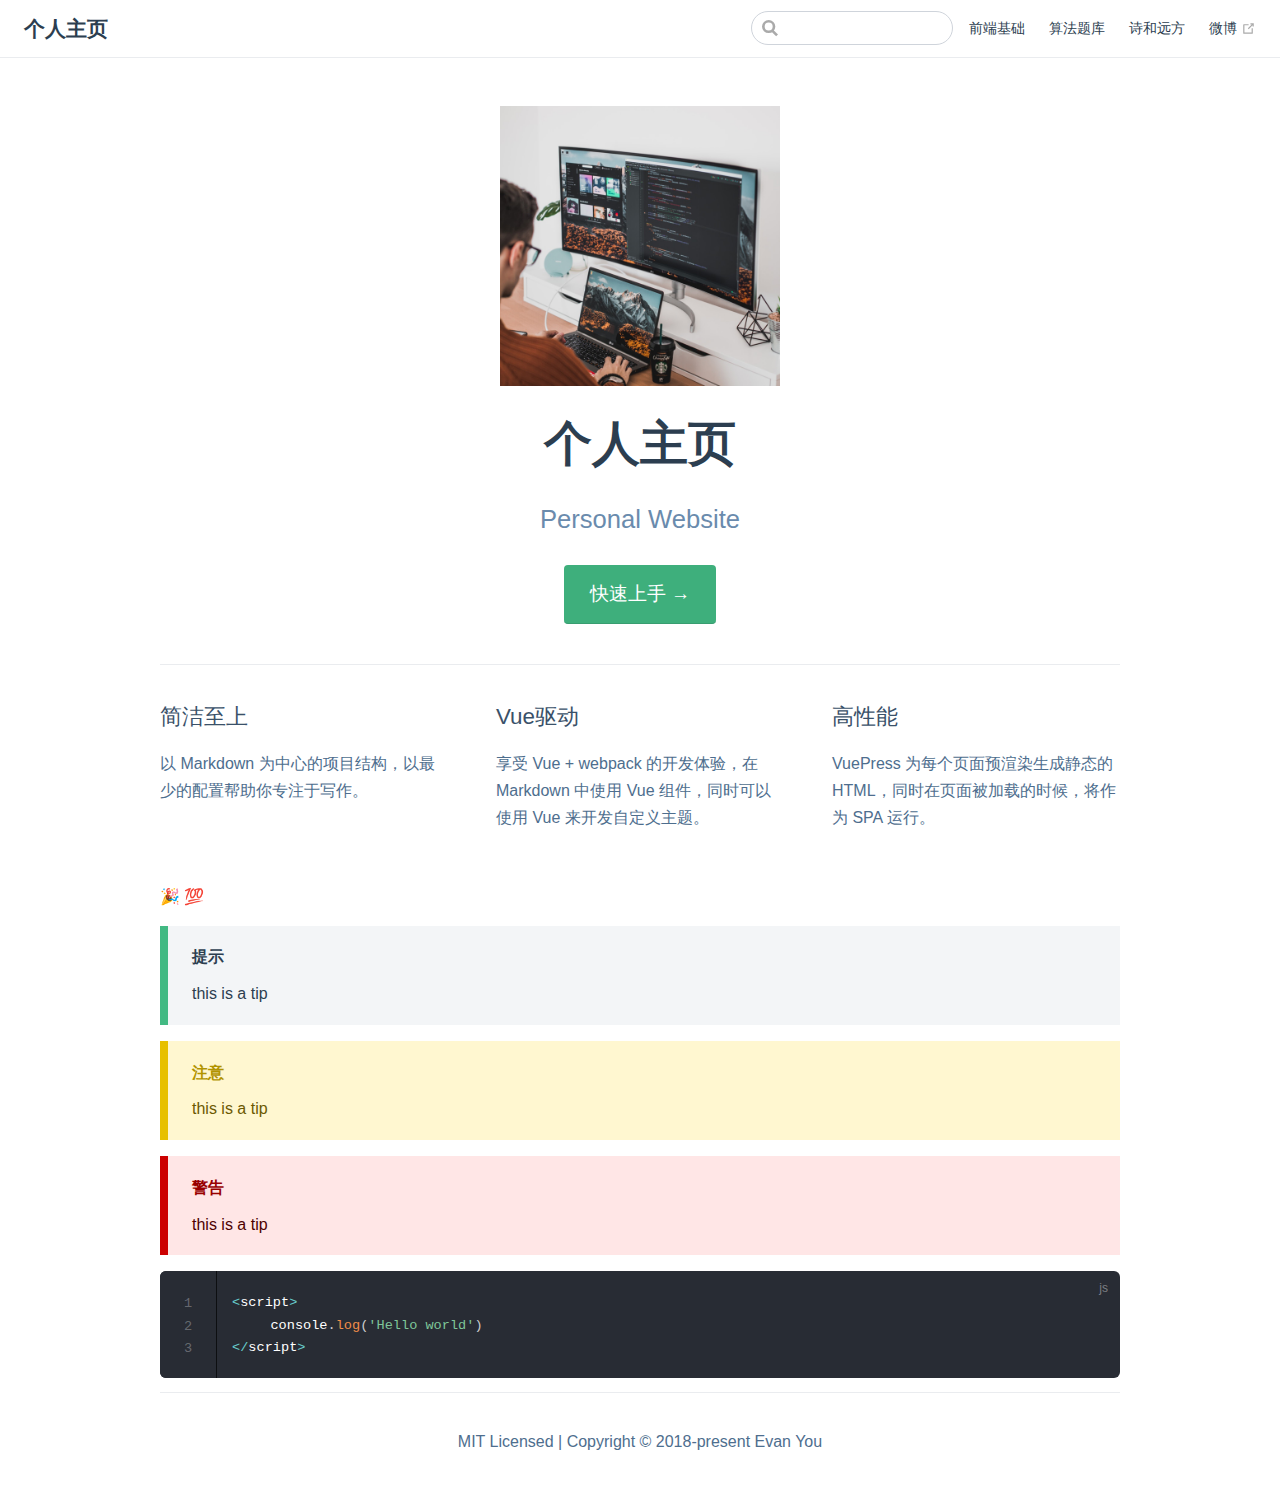
<file: index.html>
<!DOCTYPE html>
<html lang="en-US">
  <head>
    <meta charset="utf-8">
    <meta name="viewport" content="width=device-width,initial-scale=1">
    <title>个人主页</title>
    <meta name="generator" content="VuePress 1.7.1">
    <link rel="icon" href="/images/photo.jpg">
    <link rel="manifest" href="/images/photo.jpg">
    <link rel="apple-touch-icon" href="/images/photo.jpg">
    <meta name="description" content="Personal Website">
    <meta http-quiv="pragma" cotent="no-cache">
    <meta http-quiv="pragma" cotent="no-cache,must-revalidate">
    <meta http-quiv="expires" cotent="0">
    
    <link rel="preload" href="/assets/css/0.styles.df7533cc.css" as="style"><link rel="preload" href="/assets/js/app.d9f5aba6.js" as="script"><link rel="preload" href="/assets/js/2.312326ef.js" as="script"><link rel="preload" href="/assets/js/7.82719d96.js" as="script"><link rel="prefetch" href="/assets/js/10.fee25ebc.js"><link rel="prefetch" href="/assets/js/11.0f4346d7.js"><link rel="prefetch" href="/assets/js/3.2327a631.js"><link rel="prefetch" href="/assets/js/4.023c3c23.js"><link rel="prefetch" href="/assets/js/5.6a98a1e1.js"><link rel="prefetch" href="/assets/js/6.39de15e1.js"><link rel="prefetch" href="/assets/js/8.78015364.js"><link rel="prefetch" href="/assets/js/9.d3c9ffdd.js">
    <link rel="stylesheet" href="/assets/css/0.styles.df7533cc.css">
  </head>
  <body>
    <div id="app" data-server-rendered="true"><div class="theme-container no-sidebar"><header class="navbar"><div class="sidebar-button"><svg xmlns="http://www.w3.org/2000/svg" aria-hidden="true" role="img" viewBox="0 0 448 512" class="icon"><path fill="currentColor" d="M436 124H12c-6.627 0-12-5.373-12-12V80c0-6.627 5.373-12 12-12h424c6.627 0 12 5.373 12 12v32c0 6.627-5.373 12-12 12zm0 160H12c-6.627 0-12-5.373-12-12v-32c0-6.627 5.373-12 12-12h424c6.627 0 12 5.373 12 12v32c0 6.627-5.373 12-12 12zm0 160H12c-6.627 0-12-5.373-12-12v-32c0-6.627 5.373-12 12-12h424c6.627 0 12 5.373 12 12v32c0 6.627-5.373 12-12 12z"></path></svg></div> <a href="/" aria-current="page" class="home-link router-link-exact-active router-link-active"><!----> <span class="site-name">个人主页</span></a> <div class="links"><div class="search-box"><input aria-label="Search" autocomplete="off" spellcheck="false" value=""> <!----></div> <nav class="nav-links can-hide"><div class="nav-item"><a href="/accumulate/" class="nav-link">
  前端基础
</a></div><div class="nav-item"><a href="/algorithm/" class="nav-link">
  算法题库
</a></div><div class="nav-item"><a href="/others/" class="nav-link">
  诗和远方
</a></div><div class="nav-item"><a href="https://baidu.com" target="_blank" rel="noopener noreferrer" class="nav-link external">
  微博
  <span><svg xmlns="http://www.w3.org/2000/svg" aria-hidden="true" focusable="false" x="0px" y="0px" viewBox="0 0 100 100" width="15" height="15" class="icon outbound"><path fill="currentColor" d="M18.8,85.1h56l0,0c2.2,0,4-1.8,4-4v-32h-8v28h-48v-48h28v-8h-32l0,0c-2.2,0-4,1.8-4,4v56C14.8,83.3,16.6,85.1,18.8,85.1z"></path> <polygon fill="currentColor" points="45.7,48.7 51.3,54.3 77.2,28.5 77.2,37.2 85.2,37.2 85.2,14.9 62.8,14.9 62.8,22.9 71.5,22.9"></polygon></svg> <span class="sr-only">(opens new window)</span></span></a></div> <!----></nav></div></header> <div class="sidebar-mask"></div> <aside class="sidebar"><nav class="nav-links"><div class="nav-item"><a href="/accumulate/" class="nav-link">
  前端基础
</a></div><div class="nav-item"><a href="/algorithm/" class="nav-link">
  算法题库
</a></div><div class="nav-item"><a href="/others/" class="nav-link">
  诗和远方
</a></div><div class="nav-item"><a href="https://baidu.com" target="_blank" rel="noopener noreferrer" class="nav-link external">
  微博
  <span><svg xmlns="http://www.w3.org/2000/svg" aria-hidden="true" focusable="false" x="0px" y="0px" viewBox="0 0 100 100" width="15" height="15" class="icon outbound"><path fill="currentColor" d="M18.8,85.1h56l0,0c2.2,0,4-1.8,4-4v-32h-8v28h-48v-48h28v-8h-32l0,0c-2.2,0-4,1.8-4,4v56C14.8,83.3,16.6,85.1,18.8,85.1z"></path> <polygon fill="currentColor" points="45.7,48.7 51.3,54.3 77.2,28.5 77.2,37.2 85.2,37.2 85.2,14.9 62.8,14.9 62.8,22.9 71.5,22.9"></polygon></svg> <span class="sr-only">(opens new window)</span></span></a></div> <!----></nav>  <ul class="sidebar-links"><li><section class="sidebar-group depth-0"><p class="sidebar-heading open"><span>Home</span> <!----></p> <!----></section></li></ul> </aside> <main aria-labelledby="main-title" class="home"><header class="hero"><img src="/images/photo.jpg" alt="hero"> <h1 id="main-title">
      个人主页
    </h1> <p class="description">
      Personal Website
    </p> <p class="action"><a href="/guide.html" class="nav-link action-button">
  快速上手 →
</a></p></header> <div class="features"><div class="feature"><h2>简洁至上</h2> <p>以 Markdown 为中心的项目结构，以最少的配置帮助你专注于写作。</p></div><div class="feature"><h2>Vue驱动</h2> <p>享受 Vue + webpack 的开发体验，在 Markdown 中使用 Vue 组件，同时可以使用 Vue 来开发自定义主题。</p></div><div class="feature"><h2>高性能</h2> <p>VuePress 为每个页面预渲染生成静态的 HTML，同时在页面被加载的时候，将作为 SPA 运行。</p></div></div> <div class="theme-default-content custom content__default"><p>🎉 💯</p> <div class="custom-block tip"><p class="custom-block-title">提示</p> <p>this is a tip</p></div> <div class="custom-block warning"><p class="custom-block-title">注意</p> <p>this is a tip</p></div> <div class="custom-block danger"><p class="custom-block-title">警告</p> <p>this is a tip</p></div> <div class="language-js line-numbers-mode"><pre class="language-js"><code><span class="token operator">&lt;</span>script<span class="token operator">&gt;</span>
	console<span class="token punctuation">.</span><span class="token function">log</span><span class="token punctuation">(</span><span class="token string">'Hello world'</span><span class="token punctuation">)</span>
<span class="token operator">&lt;</span><span class="token operator">/</span>script<span class="token operator">&gt;</span>
</code></pre> <div class="line-numbers-wrapper"><span class="line-number">1</span><br><span class="line-number">2</span><br><span class="line-number">3</span><br></div></div></div> <div class="footer">
    MIT Licensed | Copyright © 2018-present Evan You
  </div></main></div><div class="global-ui"></div></div>
    <script src="/assets/js/app.d9f5aba6.js" defer></script><script src="/assets/js/2.312326ef.js" defer></script><script src="/assets/js/7.82719d96.js" defer></script>
  </body>
</html>
</file>
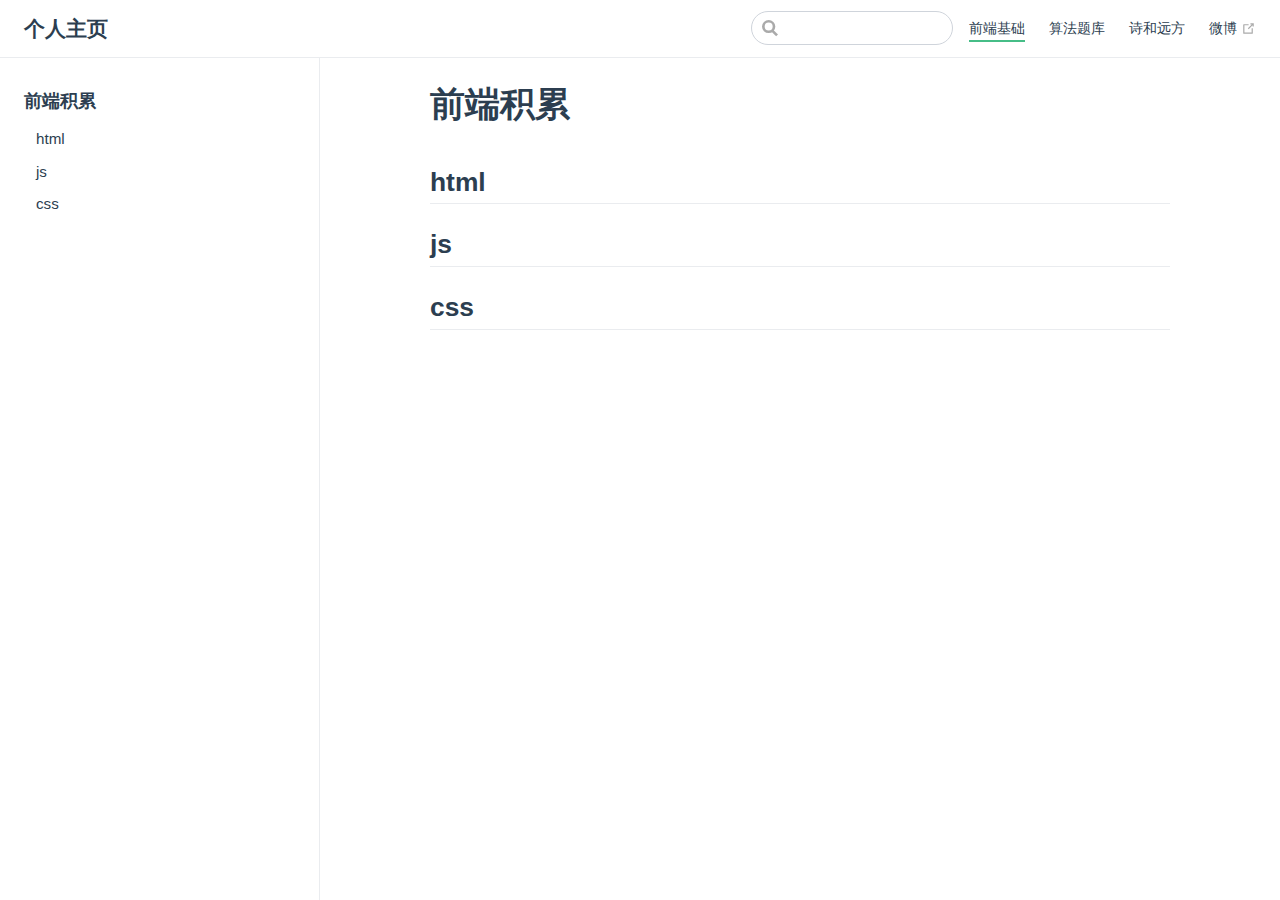
<file: accumulate/index.html>
<!DOCTYPE html>
<html lang="en-US">
  <head>
    <meta charset="utf-8">
    <meta name="viewport" content="width=device-width,initial-scale=1">
    <title>前端积累 | 个人主页</title>
    <meta name="generator" content="VuePress 1.7.1">
    <link rel="icon" href="/images/photo.jpg">
    <link rel="manifest" href="/images/photo.jpg">
    <link rel="apple-touch-icon" href="/images/photo.jpg">
    <meta name="description" content="Personal Website">
    <meta http-quiv="pragma" cotent="no-cache">
    <meta http-quiv="pragma" cotent="no-cache,must-revalidate">
    <meta http-quiv="expires" cotent="0">
    
    <link rel="preload" href="/assets/css/0.styles.df7533cc.css" as="style"><link rel="preload" href="/assets/js/app.d9f5aba6.js" as="script"><link rel="preload" href="/assets/js/2.312326ef.js" as="script"><link rel="preload" href="/assets/js/8.78015364.js" as="script"><link rel="prefetch" href="/assets/js/10.fee25ebc.js"><link rel="prefetch" href="/assets/js/11.0f4346d7.js"><link rel="prefetch" href="/assets/js/3.2327a631.js"><link rel="prefetch" href="/assets/js/4.023c3c23.js"><link rel="prefetch" href="/assets/js/5.6a98a1e1.js"><link rel="prefetch" href="/assets/js/6.39de15e1.js"><link rel="prefetch" href="/assets/js/7.82719d96.js"><link rel="prefetch" href="/assets/js/9.d3c9ffdd.js">
    <link rel="stylesheet" href="/assets/css/0.styles.df7533cc.css">
  </head>
  <body>
    <div id="app" data-server-rendered="true"><div class="theme-container"><header class="navbar"><div class="sidebar-button"><svg xmlns="http://www.w3.org/2000/svg" aria-hidden="true" role="img" viewBox="0 0 448 512" class="icon"><path fill="currentColor" d="M436 124H12c-6.627 0-12-5.373-12-12V80c0-6.627 5.373-12 12-12h424c6.627 0 12 5.373 12 12v32c0 6.627-5.373 12-12 12zm0 160H12c-6.627 0-12-5.373-12-12v-32c0-6.627 5.373-12 12-12h424c6.627 0 12 5.373 12 12v32c0 6.627-5.373 12-12 12zm0 160H12c-6.627 0-12-5.373-12-12v-32c0-6.627 5.373-12 12-12h424c6.627 0 12 5.373 12 12v32c0 6.627-5.373 12-12 12z"></path></svg></div> <a href="/" class="home-link router-link-active"><!----> <span class="site-name">个人主页</span></a> <div class="links"><div class="search-box"><input aria-label="Search" autocomplete="off" spellcheck="false" value=""> <!----></div> <nav class="nav-links can-hide"><div class="nav-item"><a href="/accumulate/" aria-current="page" class="nav-link router-link-exact-active router-link-active">
  前端基础
</a></div><div class="nav-item"><a href="/algorithm/" class="nav-link">
  算法题库
</a></div><div class="nav-item"><a href="/others/" class="nav-link">
  诗和远方
</a></div><div class="nav-item"><a href="https://baidu.com" target="_blank" rel="noopener noreferrer" class="nav-link external">
  微博
  <span><svg xmlns="http://www.w3.org/2000/svg" aria-hidden="true" focusable="false" x="0px" y="0px" viewBox="0 0 100 100" width="15" height="15" class="icon outbound"><path fill="currentColor" d="M18.8,85.1h56l0,0c2.2,0,4-1.8,4-4v-32h-8v28h-48v-48h28v-8h-32l0,0c-2.2,0-4,1.8-4,4v56C14.8,83.3,16.6,85.1,18.8,85.1z"></path> <polygon fill="currentColor" points="45.7,48.7 51.3,54.3 77.2,28.5 77.2,37.2 85.2,37.2 85.2,14.9 62.8,14.9 62.8,22.9 71.5,22.9"></polygon></svg> <span class="sr-only">(opens new window)</span></span></a></div> <!----></nav></div></header> <div class="sidebar-mask"></div> <aside class="sidebar"><nav class="nav-links"><div class="nav-item"><a href="/accumulate/" aria-current="page" class="nav-link router-link-exact-active router-link-active">
  前端基础
</a></div><div class="nav-item"><a href="/algorithm/" class="nav-link">
  算法题库
</a></div><div class="nav-item"><a href="/others/" class="nav-link">
  诗和远方
</a></div><div class="nav-item"><a href="https://baidu.com" target="_blank" rel="noopener noreferrer" class="nav-link external">
  微博
  <span><svg xmlns="http://www.w3.org/2000/svg" aria-hidden="true" focusable="false" x="0px" y="0px" viewBox="0 0 100 100" width="15" height="15" class="icon outbound"><path fill="currentColor" d="M18.8,85.1h56l0,0c2.2,0,4-1.8,4-4v-32h-8v28h-48v-48h28v-8h-32l0,0c-2.2,0-4,1.8-4,4v56C14.8,83.3,16.6,85.1,18.8,85.1z"></path> <polygon fill="currentColor" points="45.7,48.7 51.3,54.3 77.2,28.5 77.2,37.2 85.2,37.2 85.2,14.9 62.8,14.9 62.8,22.9 71.5,22.9"></polygon></svg> <span class="sr-only">(opens new window)</span></span></a></div> <!----></nav>  <ul class="sidebar-links"><li><section class="sidebar-group depth-0"><p class="sidebar-heading open"><span>前端积累</span> <!----></p> <ul class="sidebar-links sidebar-group-items"><li><a href="/accumulate/#html" class="sidebar-link">html</a><ul class="sidebar-sub-headers"></ul></li><li><a href="/accumulate/#js" class="sidebar-link">js</a><ul class="sidebar-sub-headers"></ul></li><li><a href="/accumulate/#css" class="sidebar-link">css</a><ul class="sidebar-sub-headers"></ul></li></ul></section></li></ul> </aside> <main class="page"> <div class="theme-default-content content__default"><h1 id="前端积累"><a href="#前端积累" class="header-anchor">#</a> 前端积累</h1> <h2 id="html"><a href="#html" class="header-anchor">#</a> html</h2> <h2 id="js"><a href="#js" class="header-anchor">#</a> js</h2> <h2 id="css"><a href="#css" class="header-anchor">#</a> css</h2></div> <footer class="page-edit"><!----> <!----></footer> <!----> </main></div><div class="global-ui"></div></div>
    <script src="/assets/js/app.d9f5aba6.js" defer></script><script src="/assets/js/2.312326ef.js" defer></script><script src="/assets/js/8.78015364.js" defer></script>
  </body>
</html>
</file>
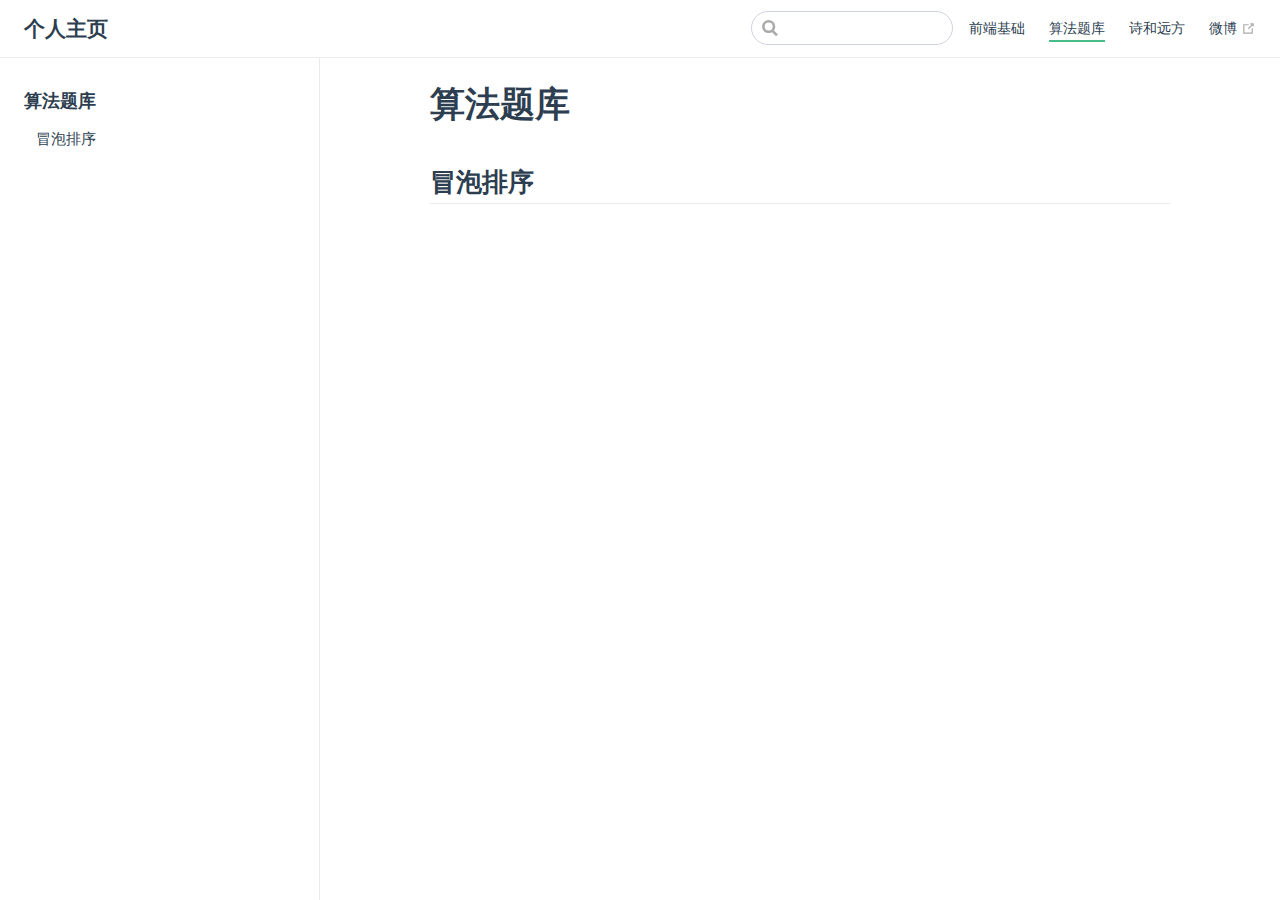
<file: algorithm/index.html>
<!DOCTYPE html>
<html lang="en-US">
  <head>
    <meta charset="utf-8">
    <meta name="viewport" content="width=device-width,initial-scale=1">
    <title>算法题库 | 个人主页</title>
    <meta name="generator" content="VuePress 1.7.1">
    <link rel="icon" href="/images/photo.jpg">
    <link rel="manifest" href="/images/photo.jpg">
    <link rel="apple-touch-icon" href="/images/photo.jpg">
    <meta name="description" content="Personal Website">
    <meta http-quiv="pragma" cotent="no-cache">
    <meta http-quiv="pragma" cotent="no-cache,must-revalidate">
    <meta http-quiv="expires" cotent="0">
    
    <link rel="preload" href="/assets/css/0.styles.df7533cc.css" as="style"><link rel="preload" href="/assets/js/app.d9f5aba6.js" as="script"><link rel="preload" href="/assets/js/2.312326ef.js" as="script"><link rel="preload" href="/assets/js/9.d3c9ffdd.js" as="script"><link rel="prefetch" href="/assets/js/10.fee25ebc.js"><link rel="prefetch" href="/assets/js/11.0f4346d7.js"><link rel="prefetch" href="/assets/js/3.2327a631.js"><link rel="prefetch" href="/assets/js/4.023c3c23.js"><link rel="prefetch" href="/assets/js/5.6a98a1e1.js"><link rel="prefetch" href="/assets/js/6.39de15e1.js"><link rel="prefetch" href="/assets/js/7.82719d96.js"><link rel="prefetch" href="/assets/js/8.78015364.js">
    <link rel="stylesheet" href="/assets/css/0.styles.df7533cc.css">
  </head>
  <body>
    <div id="app" data-server-rendered="true"><div class="theme-container"><header class="navbar"><div class="sidebar-button"><svg xmlns="http://www.w3.org/2000/svg" aria-hidden="true" role="img" viewBox="0 0 448 512" class="icon"><path fill="currentColor" d="M436 124H12c-6.627 0-12-5.373-12-12V80c0-6.627 5.373-12 12-12h424c6.627 0 12 5.373 12 12v32c0 6.627-5.373 12-12 12zm0 160H12c-6.627 0-12-5.373-12-12v-32c0-6.627 5.373-12 12-12h424c6.627 0 12 5.373 12 12v32c0 6.627-5.373 12-12 12zm0 160H12c-6.627 0-12-5.373-12-12v-32c0-6.627 5.373-12 12-12h424c6.627 0 12 5.373 12 12v32c0 6.627-5.373 12-12 12z"></path></svg></div> <a href="/" class="home-link router-link-active"><!----> <span class="site-name">个人主页</span></a> <div class="links"><div class="search-box"><input aria-label="Search" autocomplete="off" spellcheck="false" value=""> <!----></div> <nav class="nav-links can-hide"><div class="nav-item"><a href="/accumulate/" class="nav-link">
  前端基础
</a></div><div class="nav-item"><a href="/algorithm/" aria-current="page" class="nav-link router-link-exact-active router-link-active">
  算法题库
</a></div><div class="nav-item"><a href="/others/" class="nav-link">
  诗和远方
</a></div><div class="nav-item"><a href="https://baidu.com" target="_blank" rel="noopener noreferrer" class="nav-link external">
  微博
  <span><svg xmlns="http://www.w3.org/2000/svg" aria-hidden="true" focusable="false" x="0px" y="0px" viewBox="0 0 100 100" width="15" height="15" class="icon outbound"><path fill="currentColor" d="M18.8,85.1h56l0,0c2.2,0,4-1.8,4-4v-32h-8v28h-48v-48h28v-8h-32l0,0c-2.2,0-4,1.8-4,4v56C14.8,83.3,16.6,85.1,18.8,85.1z"></path> <polygon fill="currentColor" points="45.7,48.7 51.3,54.3 77.2,28.5 77.2,37.2 85.2,37.2 85.2,14.9 62.8,14.9 62.8,22.9 71.5,22.9"></polygon></svg> <span class="sr-only">(opens new window)</span></span></a></div> <!----></nav></div></header> <div class="sidebar-mask"></div> <aside class="sidebar"><nav class="nav-links"><div class="nav-item"><a href="/accumulate/" class="nav-link">
  前端基础
</a></div><div class="nav-item"><a href="/algorithm/" aria-current="page" class="nav-link router-link-exact-active router-link-active">
  算法题库
</a></div><div class="nav-item"><a href="/others/" class="nav-link">
  诗和远方
</a></div><div class="nav-item"><a href="https://baidu.com" target="_blank" rel="noopener noreferrer" class="nav-link external">
  微博
  <span><svg xmlns="http://www.w3.org/2000/svg" aria-hidden="true" focusable="false" x="0px" y="0px" viewBox="0 0 100 100" width="15" height="15" class="icon outbound"><path fill="currentColor" d="M18.8,85.1h56l0,0c2.2,0,4-1.8,4-4v-32h-8v28h-48v-48h28v-8h-32l0,0c-2.2,0-4,1.8-4,4v56C14.8,83.3,16.6,85.1,18.8,85.1z"></path> <polygon fill="currentColor" points="45.7,48.7 51.3,54.3 77.2,28.5 77.2,37.2 85.2,37.2 85.2,14.9 62.8,14.9 62.8,22.9 71.5,22.9"></polygon></svg> <span class="sr-only">(opens new window)</span></span></a></div> <!----></nav>  <ul class="sidebar-links"><li><section class="sidebar-group depth-0"><p class="sidebar-heading open"><span>算法题库</span> <!----></p> <ul class="sidebar-links sidebar-group-items"><li><a href="/algorithm/#冒泡排序" class="sidebar-link">冒泡排序</a><ul class="sidebar-sub-headers"></ul></li></ul></section></li></ul> </aside> <main class="page"> <div class="theme-default-content content__default"><h1 id="算法题库"><a href="#算法题库" class="header-anchor">#</a> 算法题库</h1> <h2 id="冒泡排序"><a href="#冒泡排序" class="header-anchor">#</a> 冒泡排序</h2></div> <footer class="page-edit"><!----> <!----></footer> <!----> </main></div><div class="global-ui"></div></div>
    <script src="/assets/js/app.d9f5aba6.js" defer></script><script src="/assets/js/2.312326ef.js" defer></script><script src="/assets/js/9.d3c9ffdd.js" defer></script>
  </body>
</html>
</file>
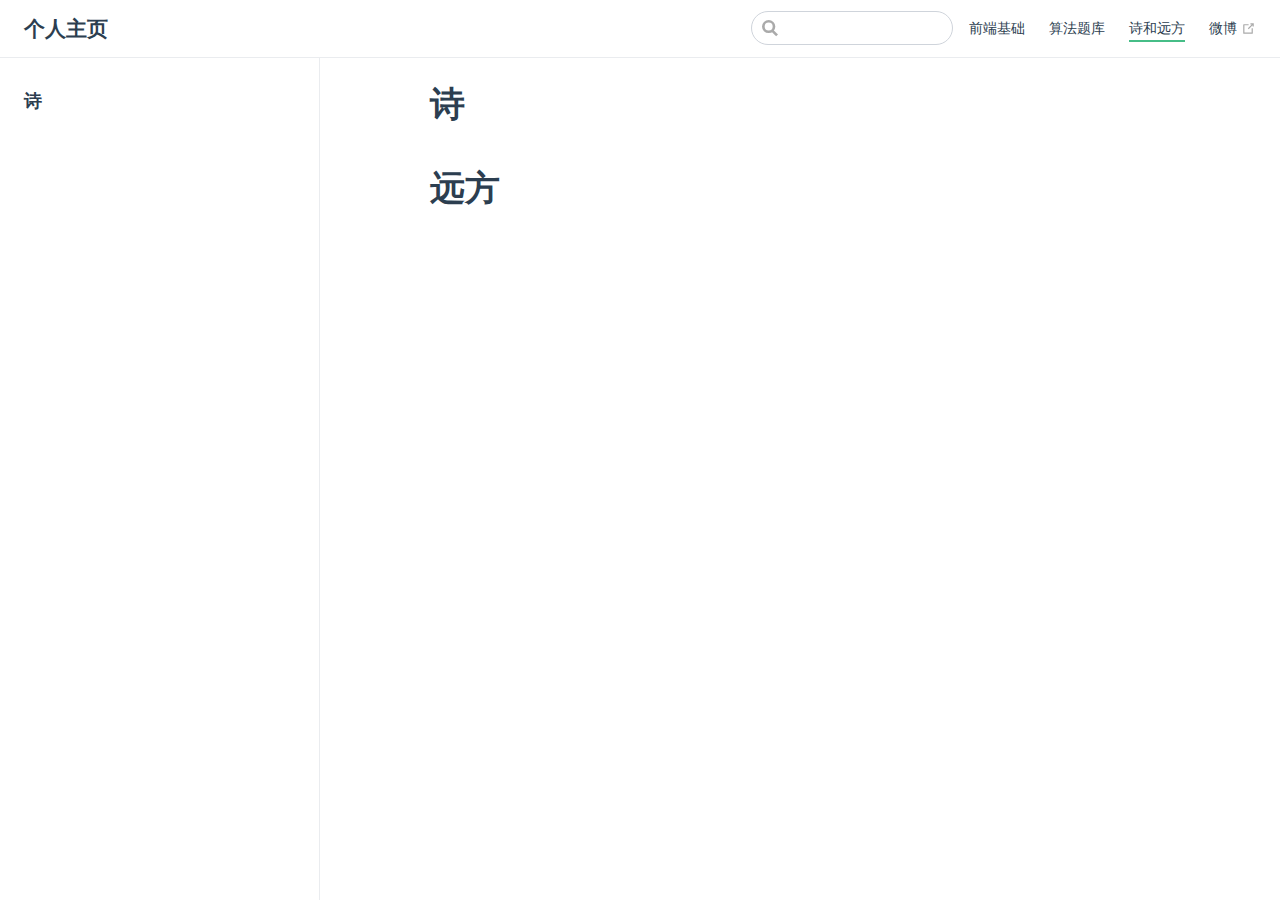
<file: others/index.html>
<!DOCTYPE html>
<html lang="en-US">
  <head>
    <meta charset="utf-8">
    <meta name="viewport" content="width=device-width,initial-scale=1">
    <title>诗 | 个人主页</title>
    <meta name="generator" content="VuePress 1.7.1">
    <link rel="icon" href="/images/photo.jpg">
    <link rel="manifest" href="/images/photo.jpg">
    <link rel="apple-touch-icon" href="/images/photo.jpg">
    <meta name="description" content="Personal Website">
    <meta http-quiv="pragma" cotent="no-cache">
    <meta http-quiv="pragma" cotent="no-cache,must-revalidate">
    <meta http-quiv="expires" cotent="0">
    
    <link rel="preload" href="/assets/css/0.styles.df7533cc.css" as="style"><link rel="preload" href="/assets/js/app.d9f5aba6.js" as="script"><link rel="preload" href="/assets/js/2.312326ef.js" as="script"><link rel="preload" href="/assets/js/11.0f4346d7.js" as="script"><link rel="prefetch" href="/assets/js/10.fee25ebc.js"><link rel="prefetch" href="/assets/js/3.2327a631.js"><link rel="prefetch" href="/assets/js/4.023c3c23.js"><link rel="prefetch" href="/assets/js/5.6a98a1e1.js"><link rel="prefetch" href="/assets/js/6.39de15e1.js"><link rel="prefetch" href="/assets/js/7.82719d96.js"><link rel="prefetch" href="/assets/js/8.78015364.js"><link rel="prefetch" href="/assets/js/9.d3c9ffdd.js">
    <link rel="stylesheet" href="/assets/css/0.styles.df7533cc.css">
  </head>
  <body>
    <div id="app" data-server-rendered="true"><div class="theme-container"><header class="navbar"><div class="sidebar-button"><svg xmlns="http://www.w3.org/2000/svg" aria-hidden="true" role="img" viewBox="0 0 448 512" class="icon"><path fill="currentColor" d="M436 124H12c-6.627 0-12-5.373-12-12V80c0-6.627 5.373-12 12-12h424c6.627 0 12 5.373 12 12v32c0 6.627-5.373 12-12 12zm0 160H12c-6.627 0-12-5.373-12-12v-32c0-6.627 5.373-12 12-12h424c6.627 0 12 5.373 12 12v32c0 6.627-5.373 12-12 12zm0 160H12c-6.627 0-12-5.373-12-12v-32c0-6.627 5.373-12 12-12h424c6.627 0 12 5.373 12 12v32c0 6.627-5.373 12-12 12z"></path></svg></div> <a href="/" class="home-link router-link-active"><!----> <span class="site-name">个人主页</span></a> <div class="links"><div class="search-box"><input aria-label="Search" autocomplete="off" spellcheck="false" value=""> <!----></div> <nav class="nav-links can-hide"><div class="nav-item"><a href="/accumulate/" class="nav-link">
  前端基础
</a></div><div class="nav-item"><a href="/algorithm/" class="nav-link">
  算法题库
</a></div><div class="nav-item"><a href="/others/" aria-current="page" class="nav-link router-link-exact-active router-link-active">
  诗和远方
</a></div><div class="nav-item"><a href="https://baidu.com" target="_blank" rel="noopener noreferrer" class="nav-link external">
  微博
  <span><svg xmlns="http://www.w3.org/2000/svg" aria-hidden="true" focusable="false" x="0px" y="0px" viewBox="0 0 100 100" width="15" height="15" class="icon outbound"><path fill="currentColor" d="M18.8,85.1h56l0,0c2.2,0,4-1.8,4-4v-32h-8v28h-48v-48h28v-8h-32l0,0c-2.2,0-4,1.8-4,4v56C14.8,83.3,16.6,85.1,18.8,85.1z"></path> <polygon fill="currentColor" points="45.7,48.7 51.3,54.3 77.2,28.5 77.2,37.2 85.2,37.2 85.2,14.9 62.8,14.9 62.8,22.9 71.5,22.9"></polygon></svg> <span class="sr-only">(opens new window)</span></span></a></div> <!----></nav></div></header> <div class="sidebar-mask"></div> <aside class="sidebar"><nav class="nav-links"><div class="nav-item"><a href="/accumulate/" class="nav-link">
  前端基础
</a></div><div class="nav-item"><a href="/algorithm/" class="nav-link">
  算法题库
</a></div><div class="nav-item"><a href="/others/" aria-current="page" class="nav-link router-link-exact-active router-link-active">
  诗和远方
</a></div><div class="nav-item"><a href="https://baidu.com" target="_blank" rel="noopener noreferrer" class="nav-link external">
  微博
  <span><svg xmlns="http://www.w3.org/2000/svg" aria-hidden="true" focusable="false" x="0px" y="0px" viewBox="0 0 100 100" width="15" height="15" class="icon outbound"><path fill="currentColor" d="M18.8,85.1h56l0,0c2.2,0,4-1.8,4-4v-32h-8v28h-48v-48h28v-8h-32l0,0c-2.2,0-4,1.8-4,4v56C14.8,83.3,16.6,85.1,18.8,85.1z"></path> <polygon fill="currentColor" points="45.7,48.7 51.3,54.3 77.2,28.5 77.2,37.2 85.2,37.2 85.2,14.9 62.8,14.9 62.8,22.9 71.5,22.9"></polygon></svg> <span class="sr-only">(opens new window)</span></span></a></div> <!----></nav>  <ul class="sidebar-links"><li><section class="sidebar-group depth-0"><p class="sidebar-heading open"><span>诗</span> <!----></p> <!----></section></li></ul> </aside> <main class="page"> <div class="theme-default-content content__default"><h1 id="诗"><a href="#诗" class="header-anchor">#</a> 诗</h1> <h1 id="远方"><a href="#远方" class="header-anchor">#</a> 远方</h1></div> <footer class="page-edit"><!----> <!----></footer> <!----> </main></div><div class="global-ui"></div></div>
    <script src="/assets/js/app.d9f5aba6.js" defer></script><script src="/assets/js/2.312326ef.js" defer></script><script src="/assets/js/11.0f4346d7.js" defer></script>
  </body>
</html>
</file>
<file: assets/css/0.styles.df7533cc.css>
code[class*=language-],pre[class*=language-]{color:#ccc;background:none;font-family:Consolas,Monaco,Andale Mono,Ubuntu Mono,monospace;font-size:1em;text-align:left;white-space:pre;word-spacing:normal;word-break:normal;word-wrap:normal;line-height:1.5;-moz-tab-size:4;-o-tab-size:4;tab-size:4;-webkit-hyphens:none;-ms-hyphens:none;hyphens:none}pre[class*=language-]{padding:1em;margin:.5em 0;overflow:auto}:not(pre)>code[class*=language-],pre[class*=language-]{background:#2d2d2d}:not(pre)>code[class*=language-]{padding:.1em;border-radius:.3em;white-space:normal}.token.block-comment,.token.cdata,.token.comment,.token.doctype,.token.prolog{color:#999}.token.punctuation{color:#ccc}.token.attr-name,.token.deleted,.token.namespace,.token.tag{color:#e2777a}.token.function-name{color:#6196cc}.token.boolean,.token.function,.token.number{color:#f08d49}.token.class-name,.token.constant,.token.property,.token.symbol{color:#f8c555}.token.atrule,.token.builtin,.token.important,.token.keyword,.token.selector{color:#cc99cd}.token.attr-value,.token.char,.token.regex,.token.string,.token.variable{color:#7ec699}.token.entity,.token.operator,.token.url{color:#67cdcc}.token.bold,.token.important{font-weight:700}.token.italic{font-style:italic}.token.entity{cursor:help}.token.inserted{color:green}.theme-default-content code{color:#476582;padding:.25rem .5rem;margin:0;font-size:.85em;background-color:rgba(27,31,35,.05);border-radius:3px}.theme-default-content code .token.deleted{color:#ec5975}.theme-default-content code .token.inserted{color:#3eaf7c}.theme-default-content pre,.theme-default-content pre[class*=language-]{line-height:1.4;padding:1.25rem 1.5rem;margin:.85rem 0;background-color:#282c34;border-radius:6px;overflow:auto}.theme-default-content pre[class*=language-] code,.theme-default-content pre code{color:#fff;padding:0;background-color:transparent;border-radius:0}div[class*=language-]{position:relative;background-color:#282c34;border-radius:6px}div[class*=language-] .highlight-lines{-webkit-user-select:none;-ms-user-select:none;user-select:none;padding-top:1.3rem;position:absolute;top:0;left:0;width:100%;line-height:1.4}div[class*=language-] .highlight-lines .highlighted{background-color:rgba(0,0,0,.66)}div[class*=language-] pre,div[class*=language-] pre[class*=language-]{background:transparent;position:relative;z-index:1}div[class*=language-]:before{position:absolute;z-index:3;top:.8em;right:1em;font-size:.75rem;color:hsla(0,0%,100%,.4)}div[class*=language-]:not(.line-numbers-mode) .line-numbers-wrapper{display:none}div[class*=language-].line-numbers-mode .highlight-lines .highlighted{position:relative}div[class*=language-].line-numbers-mode .highlight-lines .highlighted:before{content:" ";position:absolute;z-index:3;left:0;top:0;display:block;width:3.5rem;height:100%;background-color:rgba(0,0,0,.66)}div[class*=language-].line-numbers-mode pre{padding-left:4.5rem;vertical-align:middle}div[class*=language-].line-numbers-mode .line-numbers-wrapper{position:absolute;top:0;width:3.5rem;text-align:center;color:hsla(0,0%,100%,.3);padding:1.25rem 0;line-height:1.4}div[class*=language-].line-numbers-mode .line-numbers-wrapper br{-webkit-user-select:none;-ms-user-select:none;user-select:none}div[class*=language-].line-numbers-mode .line-numbers-wrapper .line-number{position:relative;z-index:4;-webkit-user-select:none;-ms-user-select:none;user-select:none;font-size:.85em}div[class*=language-].line-numbers-mode:after{content:"";position:absolute;z-index:2;top:0;left:0;width:3.5rem;height:100%;border-radius:6px 0 0 6px;border-right:1px solid rgba(0,0,0,.66);background-color:#282c34}div[class~=language-js]:before{content:"js"}div[class~=language-ts]:before{content:"ts"}div[class~=language-html]:before{content:"html"}div[class~=language-md]:before{content:"md"}div[class~=language-vue]:before{content:"vue"}div[class~=language-css]:before{content:"css"}div[class~=language-sass]:before{content:"sass"}div[class~=language-scss]:before{content:"scss"}div[class~=language-less]:before{content:"less"}div[class~=language-stylus]:before{content:"stylus"}div[class~=language-go]:before{content:"go"}div[class~=language-java]:before{content:"java"}div[class~=language-c]:before{content:"c"}div[class~=language-sh]:before{content:"sh"}div[class~=language-yaml]:before{content:"yaml"}div[class~=language-py]:before{content:"py"}div[class~=language-docker]:before{content:"docker"}div[class~=language-dockerfile]:before{content:"dockerfile"}div[class~=language-makefile]:before{content:"makefile"}div[class~=language-javascript]:before{content:"js"}div[class~=language-typescript]:before{content:"ts"}div[class~=language-markup]:before{content:"html"}div[class~=language-markdown]:before{content:"md"}div[class~=language-json]:before{content:"json"}div[class~=language-ruby]:before{content:"rb"}div[class~=language-python]:before{content:"py"}div[class~=language-bash]:before{content:"sh"}div[class~=language-php]:before{content:"php"}.custom-block .custom-block-title{font-weight:600;margin-bottom:-.4rem}.custom-block.danger,.custom-block.tip,.custom-block.warning{padding:.1rem 1.5rem;border-left-width:.5rem;border-left-style:solid;margin:1rem 0}.custom-block.tip{background-color:#f3f5f7;border-color:#42b983}.custom-block.warning{background-color:rgba(255,229,100,.3);border-color:#e7c000;color:#6b5900}.custom-block.warning .custom-block-title{color:#b29400}.custom-block.warning a{color:#2c3e50}.custom-block.danger{background-color:#ffe6e6;border-color:#c00;color:#4d0000}.custom-block.danger .custom-block-title{color:#900}.custom-block.danger a{color:#2c3e50}.custom-block.details{display:block;position:relative;border-radius:2px;margin:1.6em 0;padding:1.6em;background-color:#eee}.custom-block.details h4{margin-top:0}.custom-block.details figure:last-child,.custom-block.details p:last-child{margin-bottom:0;padding-bottom:0}.custom-block.details summary{outline:none;cursor:pointer}.arrow{display:inline-block;width:0;height:0}.arrow.up{border-bottom:6px solid #ccc}.arrow.down,.arrow.up{border-left:4px solid transparent;border-right:4px solid transparent}.arrow.down{border-top:6px solid #ccc}.arrow.right{border-left:6px solid #ccc}.arrow.left,.arrow.right{border-top:4px solid transparent;border-bottom:4px solid transparent}.arrow.left{border-right:6px solid #ccc}.theme-default-content:not(.custom){max-width:740px;margin:0 auto;padding:2rem 2.5rem}@media (max-width:959px){.theme-default-content:not(.custom){padding:2rem}}@media (max-width:419px){.theme-default-content:not(.custom){padding:1.5rem}}.table-of-contents .badge{vertical-align:middle}body,html{padding:0;margin:0;background-color:#fff}body{font-family:-apple-system,BlinkMacSystemFont,Segoe UI,Roboto,Oxygen,Ubuntu,Cantarell,Fira Sans,Droid Sans,Helvetica Neue,sans-serif;-webkit-font-smoothing:antialiased;-moz-osx-font-smoothing:grayscale;font-size:16px;color:#2c3e50}.page{padding-left:20rem}.navbar{z-index:20;right:0;height:3.6rem;background-color:#fff;box-sizing:border-box;border-bottom:1px solid #eaecef}.navbar,.sidebar-mask{position:fixed;top:0;left:0}.sidebar-mask{z-index:9;width:100vw;height:100vh;display:none}.sidebar{font-size:16px;background-color:#fff;width:20rem;position:fixed;z-index:10;margin:0;top:3.6rem;left:0;bottom:0;box-sizing:border-box;border-right:1px solid #eaecef;overflow-y:auto}.theme-default-content:not(.custom)>:first-child{margin-top:3.6rem}.theme-default-content:not(.custom) a:hover{text-decoration:underline}.theme-default-content:not(.custom) p.demo{padding:1rem 1.5rem;border:1px solid #ddd;border-radius:4px}.theme-default-content:not(.custom) img{max-width:100%}.theme-default-content.custom{padding:0;margin:0}.theme-default-content.custom img{max-width:100%}a{font-weight:500;text-decoration:none}a,p a code{color:#3eaf7c}p a code{font-weight:400}kbd{background:#eee;border:.15rem solid #ddd;border-bottom:.25rem solid #ddd;border-radius:.15rem;padding:0 .15em}blockquote{font-size:1rem;color:#999;border-left:.2rem solid #dfe2e5;margin:1rem 0;padding:.25rem 0 .25rem 1rem}blockquote>p{margin:0}ol,ul{padding-left:1.2em}strong{font-weight:600}h1,h2,h3,h4,h5,h6{font-weight:600;line-height:1.25}.theme-default-content:not(.custom)>h1,.theme-default-content:not(.custom)>h2,.theme-default-content:not(.custom)>h3,.theme-default-content:not(.custom)>h4,.theme-default-content:not(.custom)>h5,.theme-default-content:not(.custom)>h6{margin-top:-3.1rem;padding-top:4.6rem;margin-bottom:0}.theme-default-content:not(.custom)>h1:first-child,.theme-default-content:not(.custom)>h2:first-child,.theme-default-content:not(.custom)>h3:first-child,.theme-default-content:not(.custom)>h4:first-child,.theme-default-content:not(.custom)>h5:first-child,.theme-default-content:not(.custom)>h6:first-child{margin-top:-1.5rem;margin-bottom:1rem}.theme-default-content:not(.custom)>h1:first-child+.custom-block,.theme-default-content:not(.custom)>h1:first-child+p,.theme-default-content:not(.custom)>h1:first-child+pre,.theme-default-content:not(.custom)>h2:first-child+.custom-block,.theme-default-content:not(.custom)>h2:first-child+p,.theme-default-content:not(.custom)>h2:first-child+pre,.theme-default-content:not(.custom)>h3:first-child+.custom-block,.theme-default-content:not(.custom)>h3:first-child+p,.theme-default-content:not(.custom)>h3:first-child+pre,.theme-default-content:not(.custom)>h4:first-child+.custom-block,.theme-default-content:not(.custom)>h4:first-child+p,.theme-default-content:not(.custom)>h4:first-child+pre,.theme-default-content:not(.custom)>h5:first-child+.custom-block,.theme-default-content:not(.custom)>h5:first-child+p,.theme-default-content:not(.custom)>h5:first-child+pre,.theme-default-content:not(.custom)>h6:first-child+.custom-block,.theme-default-content:not(.custom)>h6:first-child+p,.theme-default-content:not(.custom)>h6:first-child+pre{margin-top:2rem}h1:hover .header-anchor,h2:hover .header-anchor,h3:hover .header-anchor,h4:hover .header-anchor,h5:hover .header-anchor,h6:hover .header-anchor{opacity:1}h1{font-size:2.2rem}h2{font-size:1.65rem;padding-bottom:.3rem;border-bottom:1px solid #eaecef}h3{font-size:1.35rem}a.header-anchor{font-size:.85em;float:left;margin-left:-.87em;padding-right:.23em;margin-top:.125em;opacity:0}a.header-anchor:hover{text-decoration:none}.line-number,code,kbd{font-family:source-code-pro,Menlo,Monaco,Consolas,Courier New,monospace}ol,p,ul{line-height:1.7}hr{border:0;border-top:1px solid #eaecef}table{border-collapse:collapse;margin:1rem 0;display:block;overflow-x:auto}tr{border-top:1px solid #dfe2e5}tr:nth-child(2n){background-color:#f6f8fa}td,th{border:1px solid #dfe2e5;padding:.6em 1em}.theme-container.sidebar-open .sidebar-mask{display:block}.theme-container.no-navbar .theme-default-content:not(.custom)>h1,.theme-container.no-navbar h2,.theme-container.no-navbar h3,.theme-container.no-navbar h4,.theme-container.no-navbar h5,.theme-container.no-navbar h6{margin-top:1.5rem;padding-top:0}.theme-container.no-navbar .sidebar{top:0}@media (min-width:720px){.theme-container.no-sidebar .sidebar{display:none}.theme-container.no-sidebar .page{padding-left:0}}@media (max-width:959px){.sidebar{font-size:15px;width:16.4rem}.page{padding-left:16.4rem}}@media (max-width:719px){.sidebar{top:0;padding-top:3.6rem;transform:translateX(-100%);transition:transform .2s ease}.page{padding-left:0}.theme-container.sidebar-open .sidebar{transform:translateX(0)}.theme-container.no-navbar .sidebar{padding-top:0}}@media (max-width:419px){h1{font-size:1.9rem}.theme-default-content div[class*=language-]{margin:.85rem -1.5rem;border-radius:0}}#nprogress{pointer-events:none}#nprogress .bar{background:#3eaf7c;position:fixed;z-index:1031;top:0;left:0;width:100%;height:2px}#nprogress .peg{display:block;position:absolute;right:0;width:100px;height:100%;box-shadow:0 0 10px #3eaf7c,0 0 5px #3eaf7c;opacity:1;transform:rotate(3deg) translateY(-4px)}#nprogress .spinner{display:block;position:fixed;z-index:1031;top:15px;right:15px}#nprogress .spinner-icon{width:18px;height:18px;box-sizing:border-box;border-color:#3eaf7c transparent transparent #3eaf7c;border-style:solid;border-width:2px;border-radius:50%;animation:nprogress-spinner .4s linear infinite}.nprogress-custom-parent{overflow:hidden;position:relative}.nprogress-custom-parent #nprogress .bar,.nprogress-custom-parent #nprogress .spinner{position:absolute}@keyframes nprogress-spinner{0%{transform:rotate(0deg)}to{transform:rotate(1turn)}}.icon.outbound{color:#aaa;display:inline-block;vertical-align:middle;position:relative;top:-1px}.sr-only{position:absolute;width:1px;height:1px;padding:0;margin:-1px;overflow:hidden;clip:rect(0,0,0,0);white-space:nowrap;border-width:0}.home{padding:3.6rem 2rem 0;max-width:960px;margin:0 auto;display:block}.home .hero{text-align:center}.home .hero img{max-width:100%;max-height:280px;display:block;margin:3rem auto 1.5rem}.home .hero h1{font-size:3rem}.home .hero .action,.home .hero .description,.home .hero h1{margin:1.8rem auto}.home .hero .description{max-width:35rem;font-size:1.6rem;line-height:1.3;color:#6a8bad}.home .hero .action-button{display:inline-block;font-size:1.2rem;color:#fff;background-color:#3eaf7c;padding:.8rem 1.6rem;border-radius:4px;transition:background-color .1s ease;box-sizing:border-box;border-bottom:1px solid #389d70}.home .hero .action-button:hover{background-color:#4abf8a}.home .features{border-top:1px solid #eaecef;padding:1.2rem 0;margin-top:2.5rem;display:flex;flex-wrap:wrap;align-items:flex-start;align-content:stretch;justify-content:space-between}.home .feature{flex-grow:1;flex-basis:30%;max-width:30%}.home .feature h2{font-size:1.4rem;font-weight:500;border-bottom:none;padding-bottom:0;color:#3a5169}.home .feature p{color:#4e6e8e}.home .footer{padding:2.5rem;border-top:1px solid #eaecef;text-align:center;color:#4e6e8e}@media (max-width:719px){.home .features{flex-direction:column}.home .feature{max-width:100%;padding:0 2.5rem}}@media (max-width:419px){.home{padding-left:1.5rem;padding-right:1.5rem}.home .hero img{max-height:210px;margin:2rem auto 1.2rem}.home .hero h1{font-size:2rem}.home .hero .action,.home .hero .description,.home .hero h1{margin:1.2rem auto}.home .hero .description{font-size:1.2rem}.home .hero .action-button{font-size:1rem;padding:.6rem 1.2rem}.home .feature h2{font-size:1.25rem}}.search-box{display:inline-block;position:relative;margin-right:1rem}.search-box input{cursor:text;width:10rem;height:2rem;color:#4e6e8e;display:inline-block;border:1px solid #cfd4db;border-radius:2rem;font-size:.9rem;line-height:2rem;padding:0 .5rem 0 2rem;outline:none;transition:all .2s ease;background:#fff url(/assets/img/search.83621669.svg) .6rem .5rem no-repeat;background-size:1rem}.search-box input:focus{cursor:auto;border-color:#3eaf7c}.search-box .suggestions{background:#fff;width:20rem;position:absolute;top:2rem;border:1px solid #cfd4db;border-radius:6px;padding:.4rem;list-style-type:none}.search-box .suggestions.align-right{right:0}.search-box .suggestion{line-height:1.4;padding:.4rem .6rem;border-radius:4px;cursor:pointer}.search-box .suggestion a{white-space:normal;color:#5d82a6}.search-box .suggestion a .page-title{font-weight:600}.search-box .suggestion a .header{font-size:.9em;margin-left:.25em}.search-box .suggestion.focused{background-color:#f3f4f5}.search-box .suggestion.focused a{color:#3eaf7c}@media (max-width:959px){.search-box input{cursor:pointer;width:0;border-color:transparent;position:relative}.search-box input:focus{cursor:text;left:0;width:10rem}}@media (-ms-high-contrast:none){.search-box input{height:2rem}}@media (max-width:959px) and (min-width:719px){.search-box .suggestions{left:0}}@media (max-width:719px){.search-box{margin-right:0}.search-box input{left:1rem}.search-box .suggestions{right:0}}@media (max-width:419px){.search-box .suggestions{width:calc(100vw - 4rem)}.search-box input:focus{width:8rem}}.sidebar-button{cursor:pointer;display:none;width:1.25rem;height:1.25rem;position:absolute;padding:.6rem;top:.6rem;left:1rem}.sidebar-button .icon{display:block;width:1.25rem;height:1.25rem}@media (max-width:719px){.sidebar-button{display:block}}.dropdown-enter,.dropdown-leave-to{height:0!important}.dropdown-wrapper{cursor:pointer}.dropdown-wrapper .dropdown-title,.dropdown-wrapper .mobile-dropdown-title{display:block;font-size:.9rem;font-family:inherit;cursor:inherit;padding:inherit;line-height:1.4rem;background:transparent;border:none;font-weight:500;color:#2c3e50}.dropdown-wrapper .dropdown-title:hover,.dropdown-wrapper .mobile-dropdown-title:hover{border-color:transparent}.dropdown-wrapper .dropdown-title .arrow,.dropdown-wrapper .mobile-dropdown-title .arrow{vertical-align:middle;margin-top:-1px;margin-left:.4rem}.dropdown-wrapper .mobile-dropdown-title{display:none;font-weight:600}.dropdown-wrapper .mobile-dropdown-title font-size inherit:hover{color:#3eaf7c}.dropdown-wrapper .nav-dropdown .dropdown-item{color:inherit;line-height:1.7rem}.dropdown-wrapper .nav-dropdown .dropdown-item h4{margin:.45rem 0 0;border-top:1px solid #eee;padding:1rem 1.5rem .45rem 1.25rem}.dropdown-wrapper .nav-dropdown .dropdown-item .dropdown-subitem-wrapper{padding:0;list-style:none}.dropdown-wrapper .nav-dropdown .dropdown-item .dropdown-subitem-wrapper .dropdown-subitem{font-size:.9em}.dropdown-wrapper .nav-dropdown .dropdown-item a{display:block;line-height:1.7rem;position:relative;border-bottom:none;font-weight:400;margin-bottom:0;padding:0 1.5rem 0 1.25rem}.dropdown-wrapper .nav-dropdown .dropdown-item a.router-link-active,.dropdown-wrapper .nav-dropdown .dropdown-item a:hover{color:#3eaf7c}.dropdown-wrapper .nav-dropdown .dropdown-item a.router-link-active:after{content:"";width:0;height:0;border-left:5px solid #3eaf7c;border-top:3px solid transparent;border-bottom:3px solid transparent;position:absolute;top:calc(50% - 2px);left:9px}.dropdown-wrapper .nav-dropdown .dropdown-item:first-child h4{margin-top:0;padding-top:0;border-top:0}@media (max-width:719px){.dropdown-wrapper.open .dropdown-title{margin-bottom:.5rem}.dropdown-wrapper .dropdown-title{display:none}.dropdown-wrapper .mobile-dropdown-title{display:block}.dropdown-wrapper .nav-dropdown{transition:height .1s ease-out;overflow:hidden}.dropdown-wrapper .nav-dropdown .dropdown-item h4{border-top:0;margin-top:0;padding-top:0}.dropdown-wrapper .nav-dropdown .dropdown-item>a,.dropdown-wrapper .nav-dropdown .dropdown-item h4{font-size:15px;line-height:2rem}.dropdown-wrapper .nav-dropdown .dropdown-item .dropdown-subitem{font-size:14px;padding-left:1rem}}@media (min-width:719px){.dropdown-wrapper{height:1.8rem}.dropdown-wrapper.open .nav-dropdown,.dropdown-wrapper:hover .nav-dropdown{display:block!important}.dropdown-wrapper.open:blur{display:none}.dropdown-wrapper .nav-dropdown{display:none;height:auto!important;box-sizing:border-box;max-height:calc(100vh - 2.7rem);overflow-y:auto;position:absolute;top:100%;right:0;background-color:#fff;padding:.6rem 0;border:1px solid;border-color:#ddd #ddd #ccc;text-align:left;border-radius:.25rem;white-space:nowrap;margin:0}}.nav-links{display:inline-block}.nav-links a{line-height:1.4rem;color:inherit}.nav-links a.router-link-active,.nav-links a:hover{color:#3eaf7c}.nav-links .nav-item{position:relative;display:inline-block;margin-left:1.5rem;line-height:2rem}.nav-links .nav-item:first-child{margin-left:0}.nav-links .repo-link{margin-left:1.5rem}@media (max-width:719px){.nav-links .nav-item,.nav-links .repo-link{margin-left:0}}@media (min-width:719px){.nav-links a.router-link-active,.nav-links a:hover{color:#2c3e50}.nav-item>a:not(.external).router-link-active,.nav-item>a:not(.external):hover{margin-bottom:-2px;border-bottom:2px solid #46bd87}}.navbar{padding:.7rem 1.5rem;line-height:2.2rem}.navbar a,.navbar img,.navbar span{display:inline-block}.navbar .logo{height:2.2rem;min-width:2.2rem;margin-right:.8rem;vertical-align:top}.navbar .site-name{font-size:1.3rem;font-weight:600;color:#2c3e50;position:relative}.navbar .links{padding-left:1.5rem;box-sizing:border-box;background-color:#fff;white-space:nowrap;font-size:.9rem;position:absolute;right:1.5rem;top:.7rem;display:flex}.navbar .links .search-box{flex:0 0 auto;vertical-align:top}@media (max-width:719px){.navbar{padding-left:4rem}.navbar .can-hide{display:none}.navbar .links{padding-left:1.5rem}.navbar .site-name{width:calc(100vw - 9.4rem);overflow:hidden;white-space:nowrap;text-overflow:ellipsis}}.page-edit{max-width:740px;margin:0 auto;padding:2rem 2.5rem}@media (max-width:959px){.page-edit{padding:2rem}}@media (max-width:419px){.page-edit{padding:1.5rem}}.page-edit{padding-top:1rem;padding-bottom:1rem;overflow:auto}.page-edit .edit-link{display:inline-block}.page-edit .edit-link a{color:#4e6e8e;margin-right:.25rem}.page-edit .last-updated{float:right;font-size:.9em}.page-edit .last-updated .prefix{font-weight:500;color:#4e6e8e}.page-edit .last-updated .time{font-weight:400;color:#767676}@media (max-width:719px){.page-edit .edit-link{margin-bottom:.5rem}.page-edit .last-updated{font-size:.8em;float:none;text-align:left}}.page-nav{max-width:740px;margin:0 auto;padding:2rem 2.5rem}@media (max-width:959px){.page-nav{padding:2rem}}@media (max-width:419px){.page-nav{padding:1.5rem}}.page-nav{padding-top:1rem;padding-bottom:0}.page-nav .inner{min-height:2rem;margin-top:0;border-top:1px solid #eaecef;padding-top:1rem;overflow:auto}.page-nav .next{float:right}.page{padding-bottom:2rem;display:block}.sidebar-group .sidebar-group{padding-left:.5em}.sidebar-group:not(.collapsable) .sidebar-heading:not(.clickable){cursor:auto;color:inherit}.sidebar-group.is-sub-group{padding-left:0}.sidebar-group.is-sub-group>.sidebar-heading{font-size:.95em;line-height:1.4;font-weight:400;padding-left:2rem}.sidebar-group.is-sub-group>.sidebar-heading:not(.clickable){opacity:.5}.sidebar-group.is-sub-group>.sidebar-group-items{padding-left:1rem}.sidebar-group.is-sub-group>.sidebar-group-items>li>.sidebar-link{font-size:.95em;border-left:none}.sidebar-group.depth-2>.sidebar-heading{border-left:none}.sidebar-heading{color:#2c3e50;transition:color .15s ease;cursor:pointer;font-size:1.1em;font-weight:700;padding:.35rem 1.5rem .35rem 1.25rem;width:100%;box-sizing:border-box;margin:0;border-left:.25rem solid transparent}.sidebar-heading.open,.sidebar-heading:hover{color:inherit}.sidebar-heading .arrow{position:relative;top:-.12em;left:.5em}.sidebar-heading.clickable.active{font-weight:600;color:#3eaf7c;border-left-color:#3eaf7c}.sidebar-heading.clickable:hover{color:#3eaf7c}.sidebar-group-items{transition:height .1s ease-out;font-size:.95em;overflow:hidden}.sidebar .sidebar-sub-headers{padding-left:1rem;font-size:.95em}a.sidebar-link{font-size:1em;font-weight:400;display:inline-block;color:#2c3e50;border-left:.25rem solid transparent;padding:.35rem 1rem .35rem 1.25rem;line-height:1.4;width:100%;box-sizing:border-box}a.sidebar-link:hover{color:#3eaf7c}a.sidebar-link.active{font-weight:600;color:#3eaf7c;border-left-color:#3eaf7c}.sidebar-group a.sidebar-link{padding-left:2rem}.sidebar-sub-headers a.sidebar-link{padding-top:.25rem;padding-bottom:.25rem;border-left:none}.sidebar-sub-headers a.sidebar-link.active{font-weight:500}.sidebar ul{padding:0;margin:0;list-style-type:none}.sidebar a{display:inline-block}.sidebar .nav-links{display:none;border-bottom:1px solid #eaecef;padding:.5rem 0 .75rem}.sidebar .nav-links a{font-weight:600}.sidebar .nav-links .nav-item,.sidebar .nav-links .repo-link{display:block;line-height:1.25rem;font-size:1.1em;padding:.5rem 0 .5rem 1.5rem}.sidebar>.sidebar-links{padding:1.5rem 0}.sidebar>.sidebar-links>li>a.sidebar-link{font-size:1.1em;line-height:1.7;font-weight:700}.sidebar>.sidebar-links>li:not(:first-child){margin-top:.75rem}@media (max-width:719px){.sidebar .nav-links{display:block}.sidebar .nav-links .dropdown-wrapper .nav-dropdown .dropdown-item a.router-link-active:after{top:calc(1rem - 2px)}.sidebar>.sidebar-links{padding:1rem 0}}.badge[data-v-1c5be547]{display:inline-block;font-size:14px;height:18px;line-height:18px;border-radius:3px;padding:0 6px;color:#fff}.badge.green[data-v-1c5be547],.badge.tip[data-v-1c5be547],.badge[data-v-1c5be547]{background-color:#42b983}.badge.error[data-v-1c5be547]{background-color:#da5961}.badge.warn[data-v-1c5be547],.badge.warning[data-v-1c5be547],.badge.yellow[data-v-1c5be547]{background-color:#e7c000}.badge+.badge[data-v-1c5be547]{margin-left:5px}.theme-code-block[data-v-2e005e28]{display:none}.theme-code-block__active[data-v-2e005e28]{display:block}.theme-code-block>pre[data-v-2e005e28]{background-color:orange}.theme-code-group__nav[data-v-7f413178]{margin-bottom:-35px;background-color:#282c34;padding-bottom:22px;border-top-left-radius:6px;border-top-right-radius:6px;padding-left:10px;padding-top:10px}.theme-code-group__ul[data-v-7f413178]{margin:auto 0;padding-left:0;display:inline-flex;list-style:none}.theme-code-group__nav-tab[data-v-7f413178]{border:0;padding:5px;cursor:pointer;background-color:transparent;font-size:.85em;line-height:1.4;color:hsla(0,0%,100%,.9);font-weight:600}.theme-code-group__nav-tab-active[data-v-7f413178]{border-bottom:1px solid #42b983}.pre-blank[data-v-7f413178]{color:#42b983}
</file>
